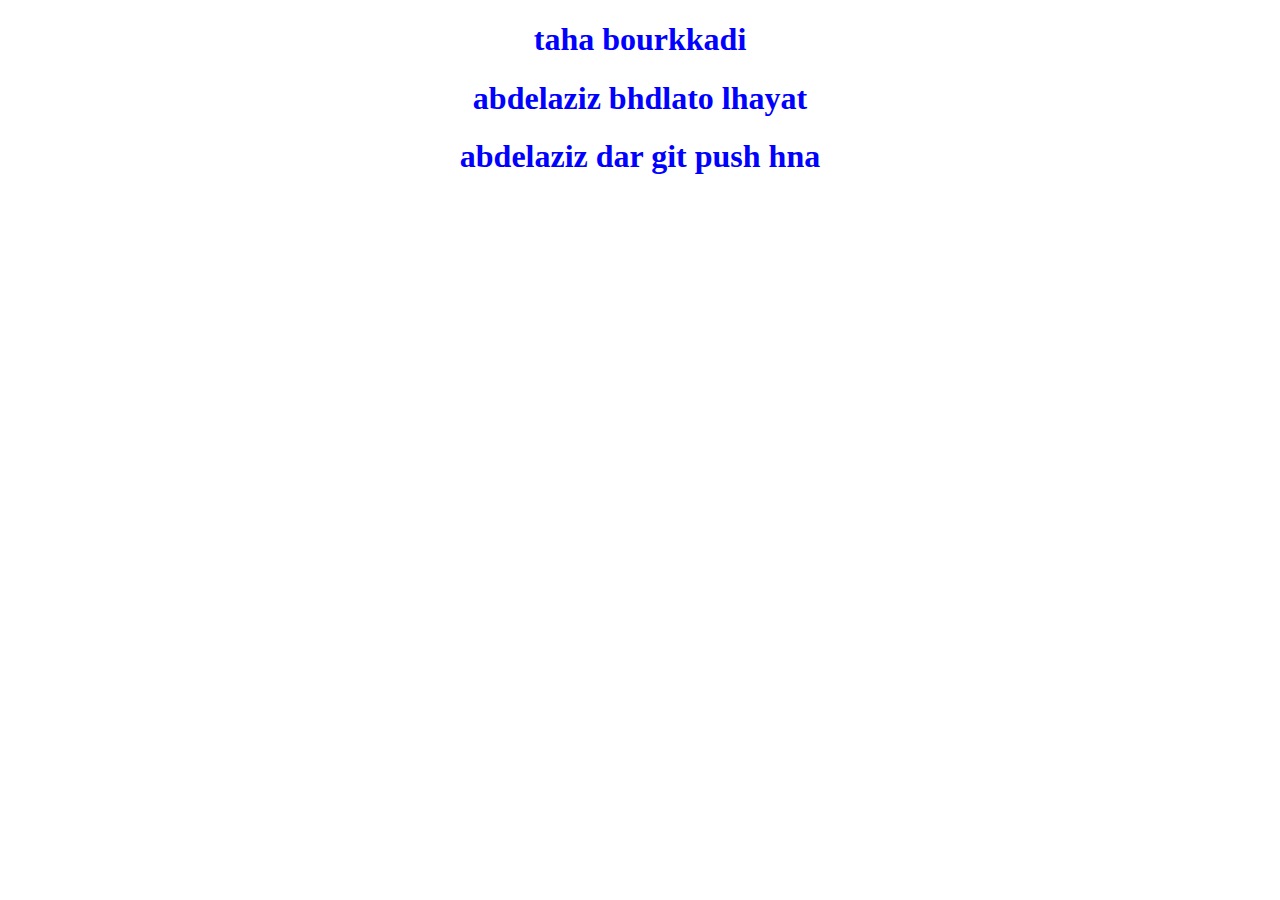
<file: index.html>
<!DOCTYPE html>
<html lang="en">
<head>
    <meta charset="UTF-8">
    <meta name="viewport" content="width=device-width, initial-scale=1.0">
    <link rel="stylesheet" href="./index.css">
    <title>Document</title>
</head>
<body>
    <h1>taha bourkkadi</h1>
    <h1>abdelaziz bhdlato lhayat</h1>
    <h1>abdelaziz dar git push hna</h1>
</body>
</html>
</file>
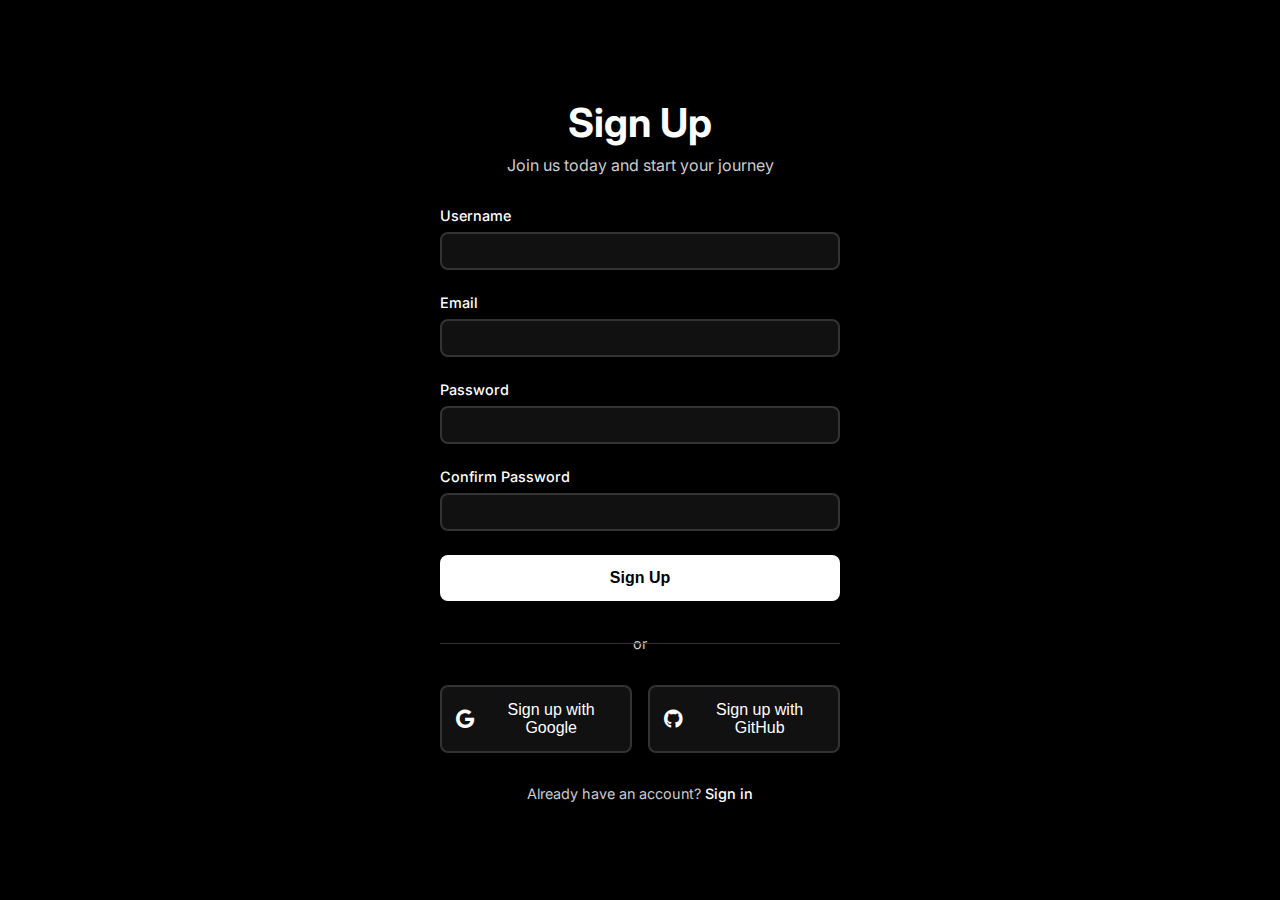
<file: signup/index.html>
<!DOCTYPE html>
<html lang="en">
<head>
    <meta charset="UTF-8">
    <meta name="viewport" content="width=device-width, initial-scale=1.0">
    <title>Sign Up</title>
    <link rel="stylesheet" href="../assets/css/signup.css">
    <link href="https://cdnjs.cloudflare.com/ajax/libs/font-awesome/6.0.0/css/all.min.css" rel="stylesheet">
    <link href="https://fonts.googleapis.com/css2?family=Inter:wght@300;400;500;600;700&display=swap" rel="stylesheet">
</head>
<body>
    <div class="signup-container">
        <!-- Left Side - Sign Up Form -->
        <div class="signup-form-section">
            <div class="form-container">
                <div class="form-header">
                    <h1>Sign Up</h1>
                    <p>Join us today and start your journey</p>
                </div>
                
                <form class="signup-form">
                    <div class="form-group">
                        <label for="username">Username</label>
                        <input type="text" id="username" name="username" required>
                    </div>
                    
                    <div class="form-group">
                        <label for="email">Email</label>
                        <input type="email" id="email" name="email" required>
                    </div>
                    
                    <div class="form-group">
                        <label for="password">Password</label>
                        <input type="password" id="password" name="password" required>
                    </div>
                    
                    <div class="form-group">
                        <label for="confirm-password">Confirm Password</label>
                        <input type="password" id="confirm-password" name="confirm-password" required>
                    </div>
                    
                    <button type="submit" class="signup-btn">Sign Up</button>
                </form>
                
                <div class="divider">
                    <span>or</span>
                </div>
                
                <div class="social-login">
                    <button class="social-btn google-btn">
                        <i class="fab fa-google"></i>
                        Sign up with Google
                    </button>
                    <button class="social-btn github-btn">
                        <i class="fab fa-github"></i>
                        Sign up with GitHub
                    </button>
                </div>
                
                <div class="login-link">
                    <p>Already have an account? <a href="../login/logging.html">Sign in</a></p>
                </div>
            </div>
        </div>
    </div>
</body>
</html>
</file>
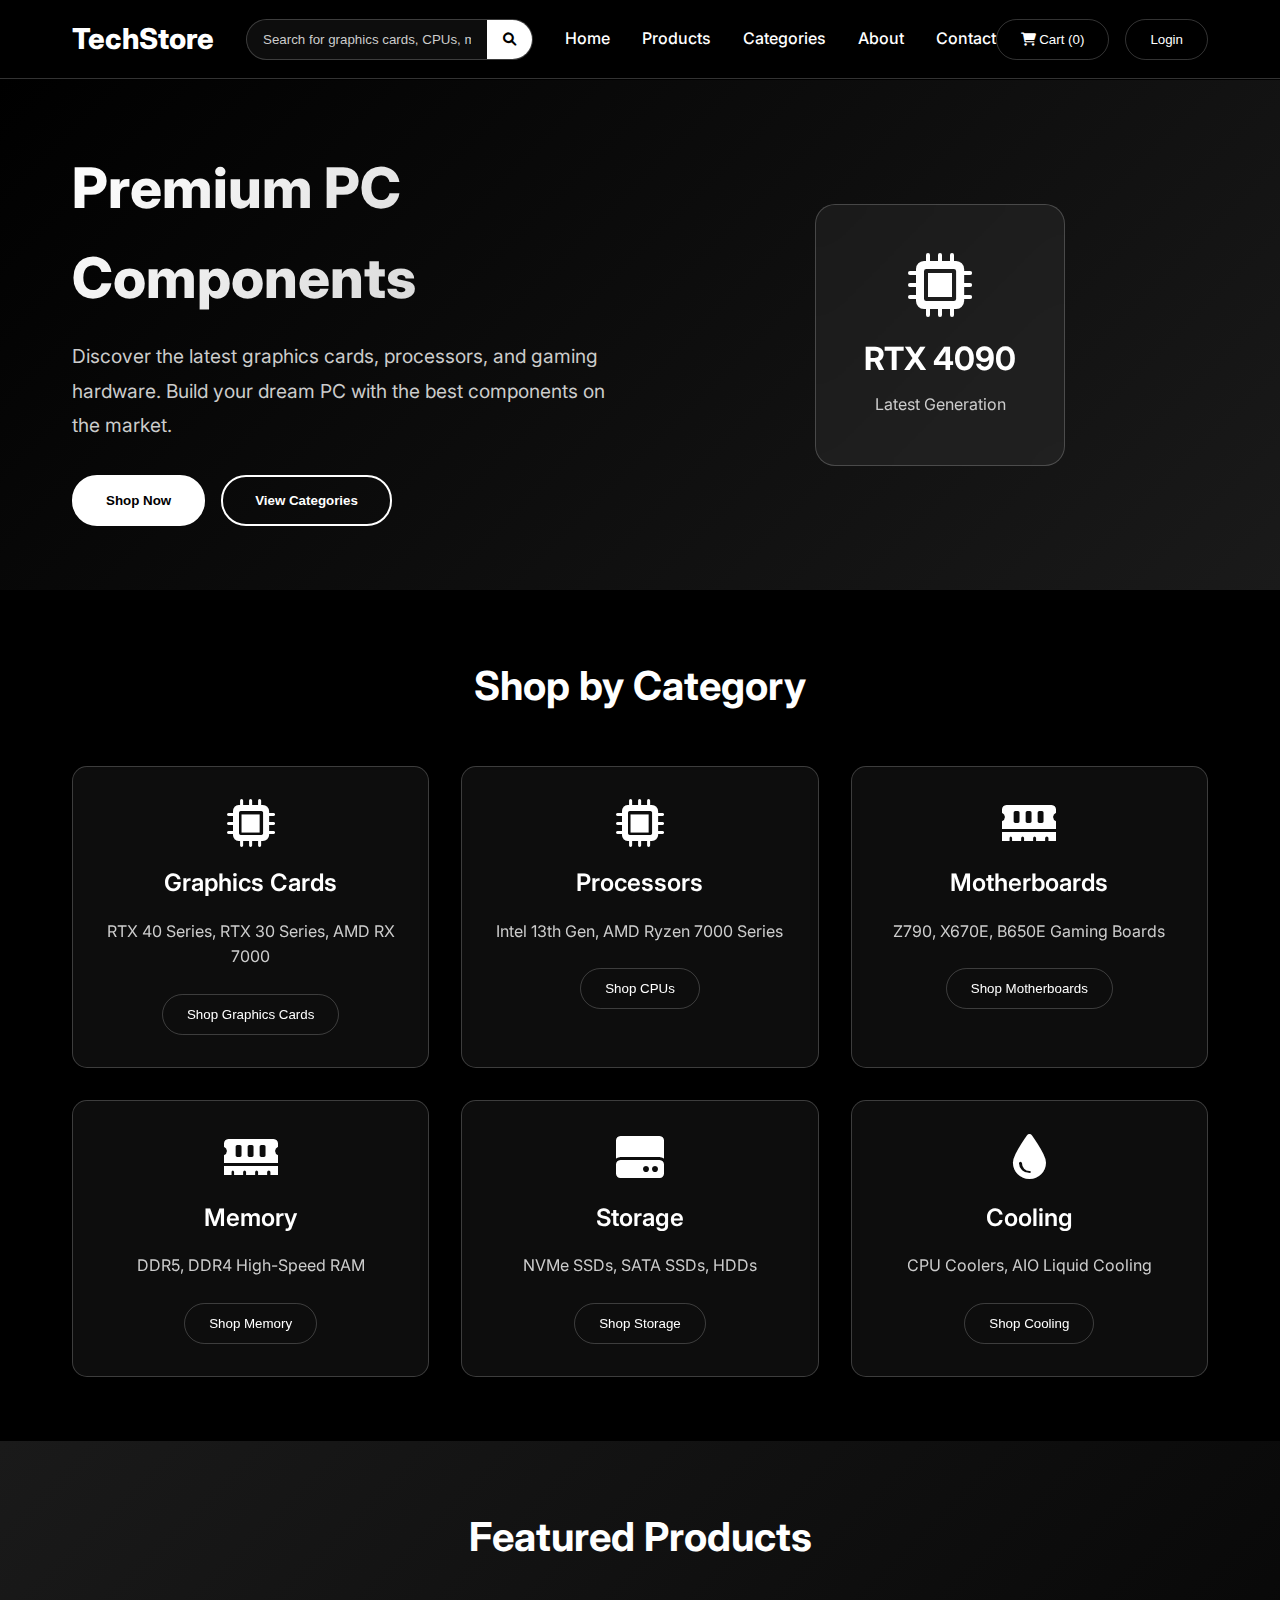
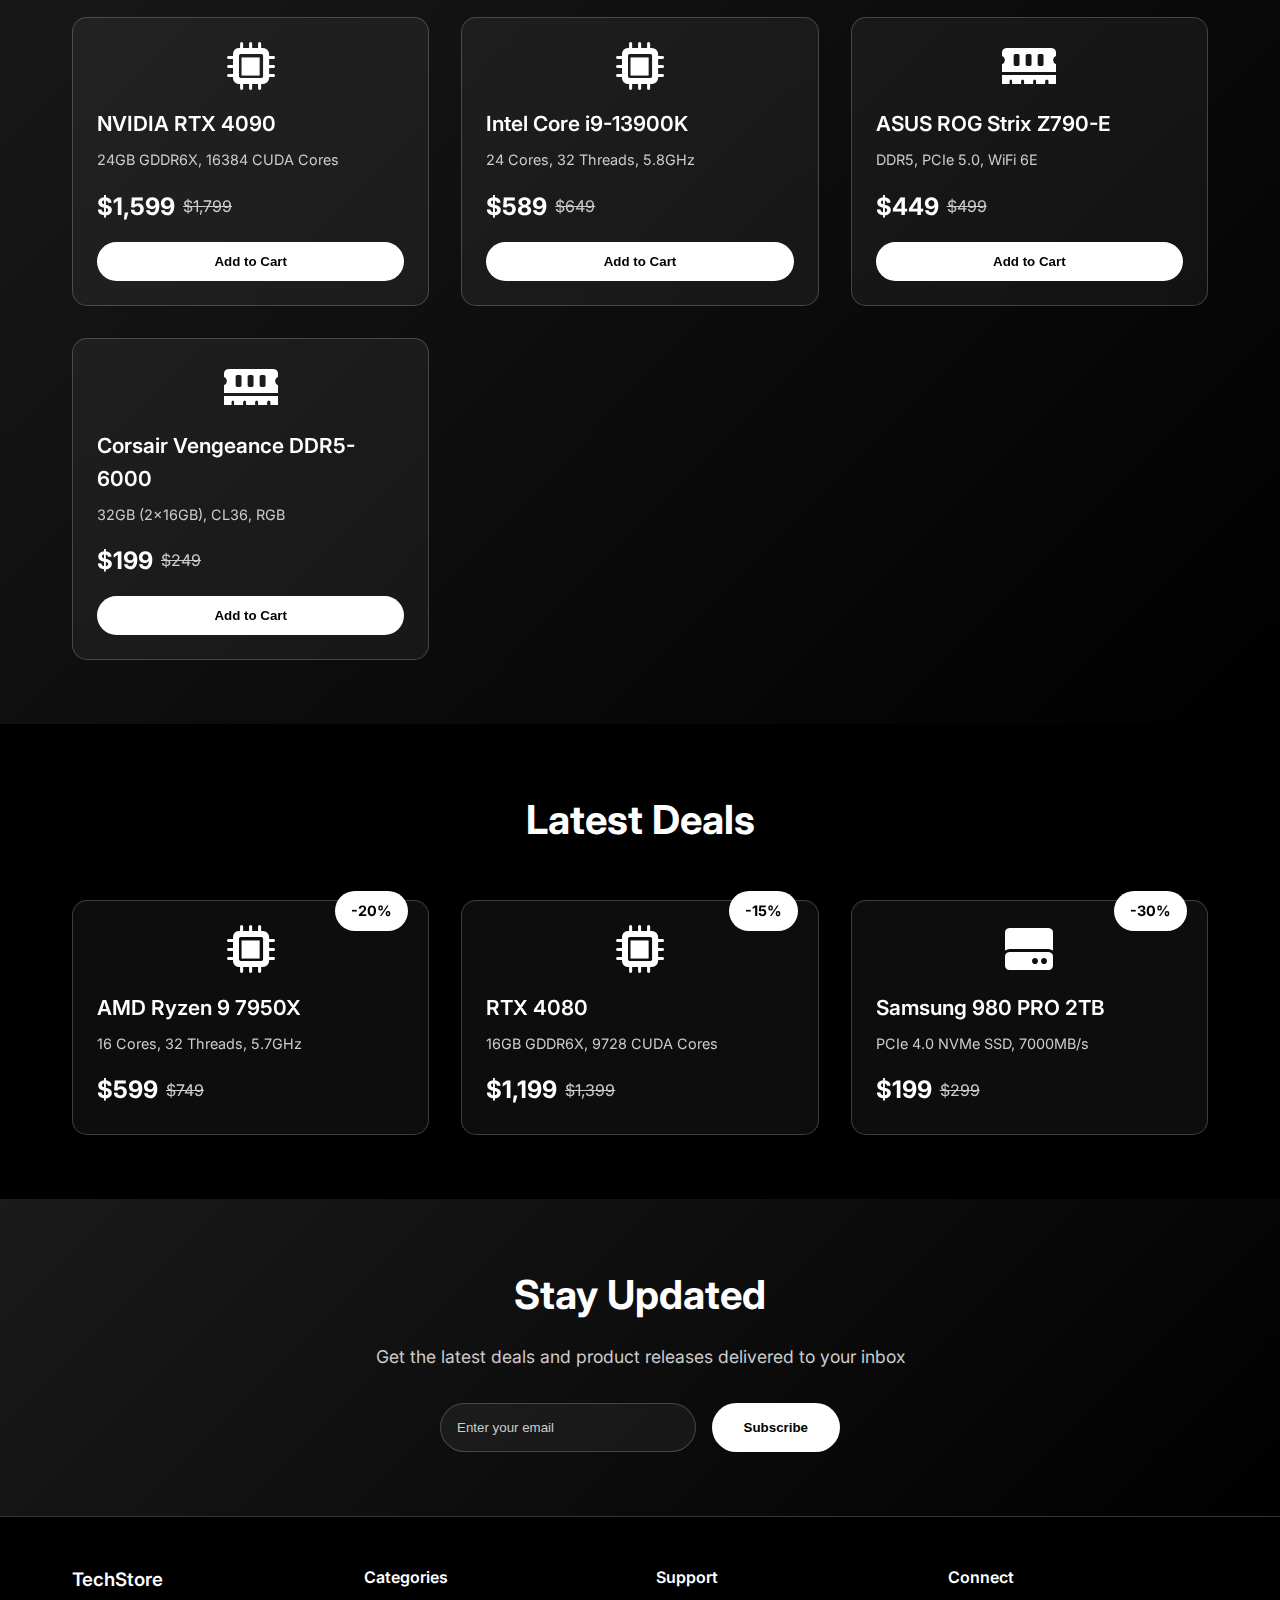
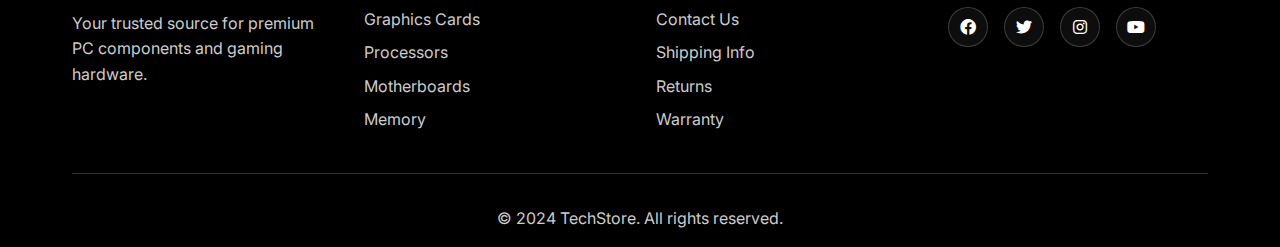
<file: home.html>
<!DOCTYPE html>
<html lang="en">
<head>
    <meta charset="UTF-8">
    <meta name="viewport" content="width=device-width, initial-scale=1.0">
    <title>TechStore - Premium PC Components</title>
    <link rel="stylesheet" href="assets/css/home.css">
    <link href="https://cdnjs.cloudflare.com/ajax/libs/font-awesome/6.0.0/css/all.min.css" rel="stylesheet">
    <link href="https://fonts.googleapis.com/css2?family=Inter:wght@300;400;500;600;700;800&display=swap" rel="stylesheet">
</head>
<body>
    <!-- Navigation -->
    <nav class="navbar">
        <div class="nav-container">
            <div class="nav-logo">
                <h2>TechStore</h2>
            </div>
            
            <div class="nav-search">
                <div class="search-box">
                    <input type="text" placeholder="Search for graphics cards, CPUs, motherboards...">
                    <button class="search-btn"><i class="fas fa-search"></i></button>
                </div>
            </div>
            
            <div class="nav-menu">
                <ul class="nav-links">
                    <li><a href="#home">Home</a></li>
                    <li><a href="#products">Products</a></li>
                    <li><a href="#categories">Categories</a></li>
                    <li><a href="#about">About</a></li>
                    <li><a href="#contact">Contact</a></li>
                </ul>
            </div>
            
            <div class="nav-actions">
                <button class="cart-btn"><i class="fas fa-shopping-cart"></i> Cart (0)</button>
                <button class="login-btn">Login</button>
            </div>
        </div>
    </nav>

    <!-- Hero Section -->
    <section class="hero">
        <div class="hero-content">
            <div class="hero-text">
                <h1>Premium PC Components</h1>
                <p>Discover the latest graphics cards, processors, and gaming hardware. Build your dream PC with the best components on the market.</p>
                <div class="hero-buttons">
                    <button class="btn-primary">Shop Now</button>
                    <button class="btn-secondary">View Categories</button>
                </div>
            </div>
            <div class="hero-image">
                <div class="featured-product">
                    <i class="fas fa-microchip"></i>
                    <h3>RTX 4090</h3>
                    <p>Latest Generation</p>
                </div>
            </div>
        </div>
    </section>

    <!-- Categories Section -->
    <section class="categories">
        <div class="container">
            <h2>Shop by Category</h2>
            <div class="category-grid">
                <div class="category-card">
                    <div class="category-icon">
                        <i class="fas fa-microchip"></i>
                    </div>
                    <h3>Graphics Cards</h3>
                    <p>RTX 40 Series, RTX 30 Series, AMD RX 7000</p>
                    <button class="category-btn">Shop Graphics Cards</button>
                </div>
                
                <div class="category-card">
                    <div class="category-icon">
                        <i class="fas fa-microchip"></i>
                    </div>
                    <h3>Processors</h3>
                    <p>Intel 13th Gen, AMD Ryzen 7000 Series</p>
                    <button class="category-btn">Shop CPUs</button>
                </div>
                
                <div class="category-card">
                    <div class="category-icon">
                        <i class="fas fa-memory"></i>
                    </div>
                    <h3>Motherboards</h3>
                    <p>Z790, X670E, B650E Gaming Boards</p>
                    <button class="category-btn">Shop Motherboards</button>
                </div>
                
                <div class="category-card">
                    <div class="category-icon">
                        <i class="fas fa-memory"></i>
                    </div>
                    <h3>Memory</h3>
                    <p>DDR5, DDR4 High-Speed RAM</p>
                    <button class="category-btn">Shop Memory</button>
                </div>
                
                <div class="category-card">
                    <div class="category-icon">
                        <i class="fas fa-hdd"></i>
                    </div>
                    <h3>Storage</h3>
                    <p>NVMe SSDs, SATA SSDs, HDDs</p>
                    <button class="category-btn">Shop Storage</button>
                </div>
                
                <div class="category-card">
                    <div class="category-icon">
                        <i class="fas fa-tint"></i>
                    </div>
                    <h3>Cooling</h3>
                    <p>CPU Coolers, AIO Liquid Cooling</p>
                    <button class="category-btn">Shop Cooling</button>
                </div>
            </div>
        </div>
    </section>

    <!-- Featured Products -->
    <section class="featured-products">
        <div class="container">
            <h2>Featured Products</h2>
            <div class="products-grid">
                <div class="product-card">
                    <div class="product-image">
                        <i class="fas fa-microchip"></i>
                    </div>
                    <div class="product-info">
                        <h3>NVIDIA RTX 4090</h3>
                        <p class="product-desc">24GB GDDR6X, 16384 CUDA Cores</p>
                        <div class="product-price">
                            <span class="price">$1,599</span>
                            <span class="old-price">$1,799</span>
                        </div>
                        <button class="add-to-cart">Add to Cart</button>
                    </div>
                </div>
                
                <div class="product-card">
                    <div class="product-image">
                        <i class="fas fa-microchip"></i>
                    </div>
                    <div class="product-info">
                        <h3>Intel Core i9-13900K</h3>
                        <p class="product-desc">24 Cores, 32 Threads, 5.8GHz</p>
                        <div class="product-price">
                            <span class="price">$589</span>
                            <span class="old-price">$649</span>
                        </div>
                        <button class="add-to-cart">Add to Cart</button>
                    </div>
                </div>
                
                <div class="product-card">
                    <div class="product-image">
                        <i class="fas fa-memory"></i>
                    </div>
                    <div class="product-info">
                        <h3>ASUS ROG Strix Z790-E</h3>
                        <p class="product-desc">DDR5, PCIe 5.0, WiFi 6E</p>
                        <div class="product-price">
                            <span class="price">$449</span>
                            <span class="old-price">$499</span>
                        </div>
                        <button class="add-to-cart">Add to Cart</button>
                    </div>
                </div>
                
                <div class="product-card">
                    <div class="product-image">
                        <i class="fas fa-memory"></i>
                    </div>
                    <div class="product-info">
                        <h3>Corsair Vengeance DDR5-6000</h3>
                        <p class="product-desc">32GB (2x16GB), CL36, RGB</p>
                        <div class="product-price">
                            <span class="price">$199</span>
                            <span class="old-price">$249</span>
                        </div>
                        <button class="add-to-cart">Add to Cart</button>
                    </div>
                </div>
            </div>
        </div>
    </section>

    <!-- Latest Deals -->
    <section class="deals">
        <div class="container">
            <h2>Latest Deals</h2>
            <div class="deals-grid">
                <div class="deal-card">
                    <div class="deal-badge">-20%</div>
                    <div class="deal-image">
                        <i class="fas fa-microchip"></i>
                    </div>
                    <div class="deal-info">
                        <h3>AMD Ryzen 9 7950X</h3>
                        <p>16 Cores, 32 Threads, 5.7GHz</p>
                        <div class="deal-price">
                            <span class="price">$599</span>
                            <span class="old-price">$749</span>
                        </div>
                    </div>
                </div>
                
                <div class="deal-card">
                    <div class="deal-badge">-15%</div>
                    <div class="deal-image">
                        <i class="fas fa-microchip"></i>
                    </div>
                    <div class="deal-info">
                        <h3>RTX 4080</h3>
                        <p>16GB GDDR6X, 9728 CUDA Cores</p>
                        <div class="deal-price">
                            <span class="price">$1,199</span>
                            <span class="old-price">$1,399</span>
                        </div>
                    </div>
                </div>
                
                <div class="deal-card">
                    <div class="deal-badge">-30%</div>
                    <div class="deal-image">
                        <i class="fas fa-hdd"></i>
                    </div>
                    <div class="deal-info">
                        <h3>Samsung 980 PRO 2TB</h3>
                        <p>PCIe 4.0 NVMe SSD, 7000MB/s</p>
                        <div class="deal-price">
                            <span class="price">$199</span>
                            <span class="old-price">$299</span>
                        </div>
                    </div>
                </div>
            </div>
        </div>
    </section>

    <!-- Newsletter -->
    <section class="newsletter">
        <div class="container">
            <div class="newsletter-content">
                <h2>Stay Updated</h2>
                <p>Get the latest deals and product releases delivered to your inbox</p>
                <div class="newsletter-form">
                    <input type="email" placeholder="Enter your email">
                    <button class="subscribe-btn">Subscribe</button>
                </div>
            </div>
        </div>
    </section>

    <!-- Footer -->
    <footer class="footer">
        <div class="container">
            <div class="footer-content">
                <div class="footer-section">
                    <h3>TechStore</h3>
                    <p>Your trusted source for premium PC components and gaming hardware.</p>
                </div>
                
                <div class="footer-section">
                    <h4>Categories</h4>
                    <ul>
                        <li><a href="#">Graphics Cards</a></li>
                        <li><a href="#">Processors</a></li>
                        <li><a href="#">Motherboards</a></li>
                        <li><a href="#">Memory</a></li>
                    </ul>
                </div>
                
                <div class="footer-section">
                    <h4>Support</h4>
                    <ul>
                        <li><a href="#">Contact Us</a></li>
                        <li><a href="#">Shipping Info</a></li>
                        <li><a href="#">Returns</a></li>
                        <li><a href="#">Warranty</a></li>
                    </ul>
                </div>
                
                <div class="footer-section">
                    <h4>Connect</h4>
                    <div class="social-links">
                        <a href="#"><i class="fab fa-facebook"></i></a>
                        <a href="#"><i class="fab fa-twitter"></i></a>
                        <a href="#"><i class="fab fa-instagram"></i></a>
                        <a href="#"><i class="fab fa-youtube"></i></a>
                    </div>
                </div>
            </div>
            
            <div class="footer-bottom">
                <p>&copy; 2024 TechStore. All rights reserved.</p>
            </div>
        </div>
    </footer>
</body>
</html>
</file>
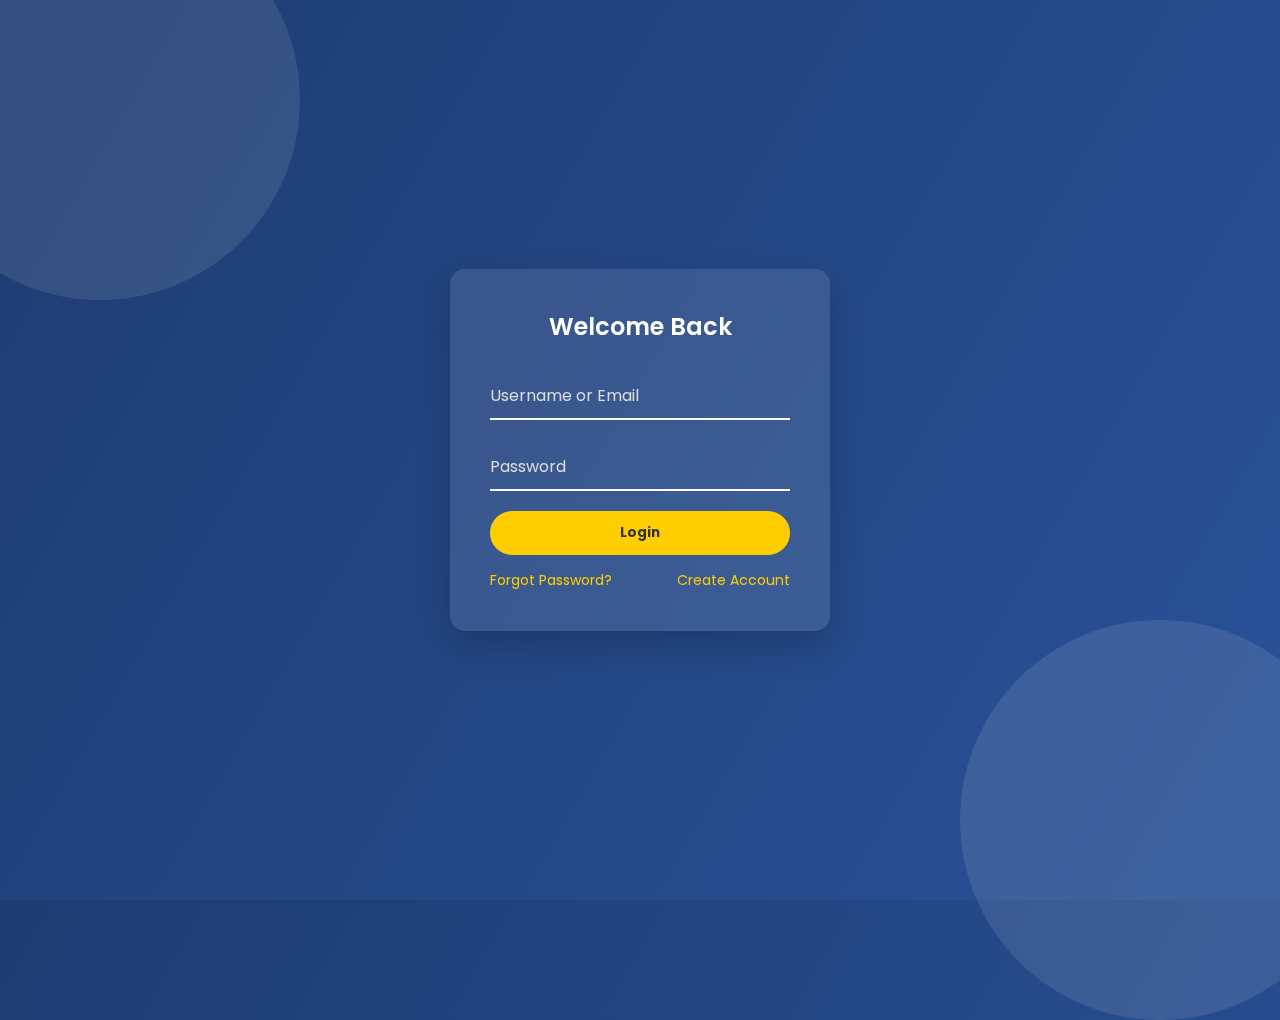
<file: loging.html>
<!DOCTYPE html>
<html lang="en">
<head>
    <meta charset="UTF-8">
    <meta name="viewport" content="width=device-width, initial-scale=1.0">
    <title>Pro Login Page</title>
    <link rel="stylesheet" href="./loging.css">
    <link rel="preconnect" href="https://fonts.googleapis.com">
    <link href="https://fonts.googleapis.com/css2?family=Poppins:wght@300;400;600&display=swap" rel="stylesheet">
</head>
<body>

    <div class="background"></div>

    <div class="login-box">
        <h2>Welcome Back</h2>
        <form>
            <div class="input-box">
                <input type="text" required>
                <label>Username or Email</label>
            </div>
            <div class="input-box">
                <input type="password" required>
                <label>Password</label>
            </div>
            <button type="submit" class="btn">Login</button>

            <div class="links">
                <a href="#">Forgot Password?</a>
                <a href="#">Create Account</a>
            </div>
        </form>
    </div>

</body>
</html>
</file>
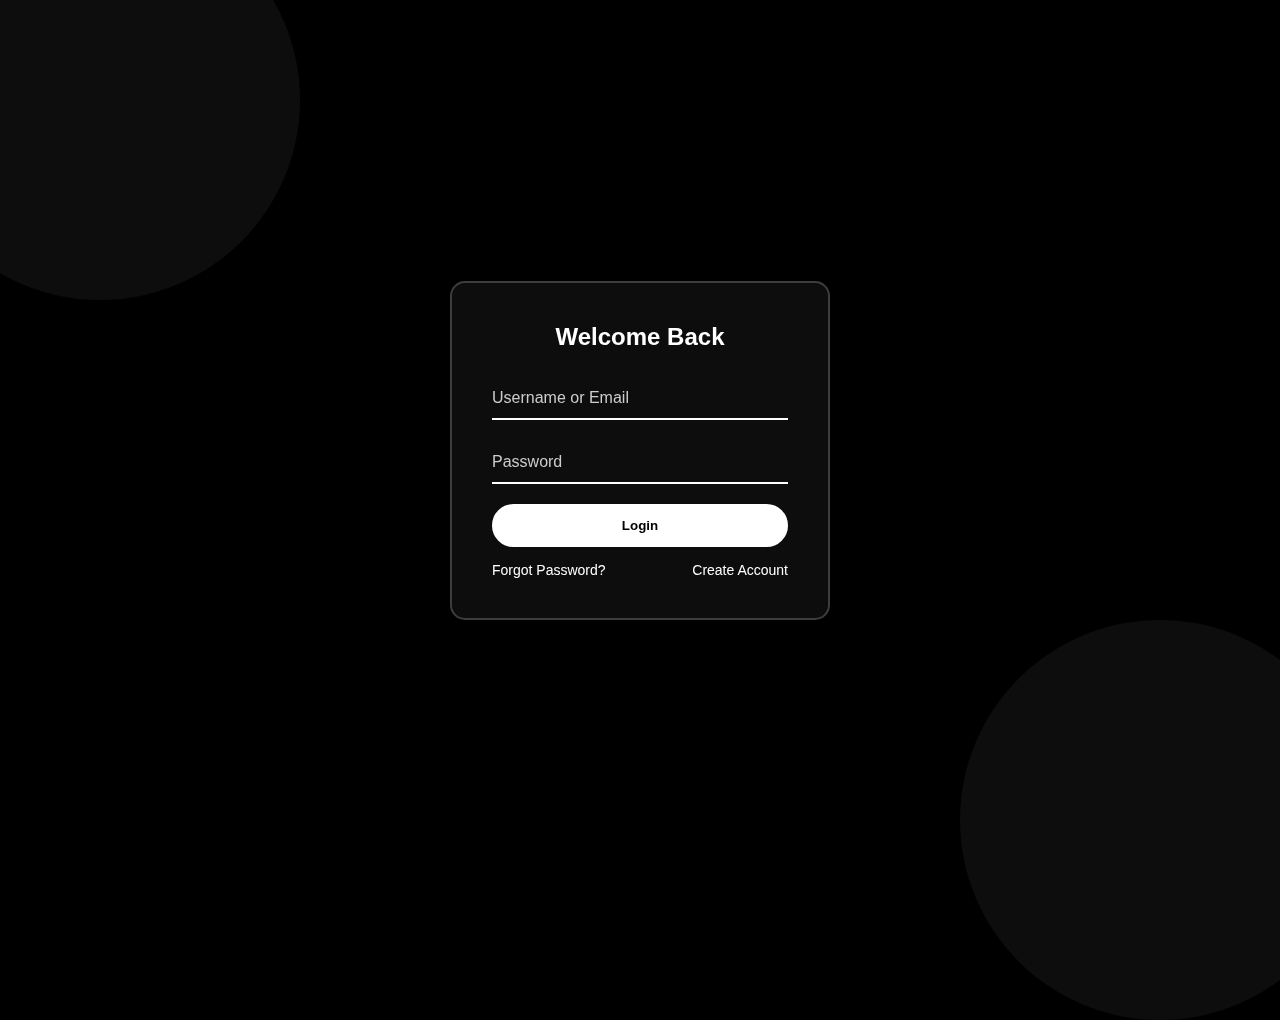
<file: login/logging.html>
<!DOCTYPE html>
<html lang="en">
<head>
    <meta charset="UTF-8">
    <meta name="viewport" content="width=device-width, initial-scale=1.0">
    <title>Pro Login Page</title>
    <link rel="stylesheet" href="../assets/css/loging.css">
    <link rel="preconnect" href="https://fonts.googpis.com">
    <link href="https://fonts.googleapis.com/css2?family=Poppins:wght@300;400;600&display=swap" rel="stylesheet">
</head>
<body>

    <div class="background"></div>

    <div class="login-box">
        <h2>Welcome Back</h2>
        <form>
            <div class="input-box">
                <input type="text" required>
                <label>Username or Email</label>
            </div>
            <div class="input-box">
                <input type="password" required>
                <label>Password</label>
            </div>
            <button type="submit" class="btn">Login</button>

            <div class="links">
                <a href="#">Forgot Password?</a>
                <a href="../signup/index.html">Create Account</a>
            </div>
        </form>
    </div>

</body>
</html>
</file>
<file: index.css>
h1 {
    color: blue;
    text-align: center;
}
</file>
<file: assets/css/signup.css>
/* CSS Custom Properties for Black & White Theme */
:root {
    --primary-black: #000000;
    --primary-white: #ffffff;
    --accent-gray: #333333;
    --text-muted: #cccccc;
    --border-light: rgba(255, 255, 255, 0.2);
    --shadow-white: rgba(255, 255, 255, 0.2);
    --shadow-black: rgba(0, 0, 0, 0.5);
}

* {
    margin: 0;
    padding: 0;
    box-sizing: border-box;
}

body {
    font-family: 'Inter', sans-serif;
    background-color: #000000;
    color: #ffffff;
    min-height: 100vh;
}

/* Sign Up Container */
.signup-container {
    display: flex;
    min-height: 100vh;
}

/* Left Side - Form Section */
.signup-form-section {
    flex: 1;
    display: flex;
    align-items: center;
    justify-content: center;
    background-color: #000000;
    padding: 2rem;
}

.form-container {
    width: 100%;
    max-width: 400px;
}

.form-header {
    text-align: center;
    margin-bottom: 2rem;
}

.form-header h1 {
    color: #ffffff;
    font-size: 2.5rem;
    font-weight: 700;
    margin-bottom: 0.5rem;
}

.form-header p {
    color: #cccccc;
    font-size: 1rem;
    font-weight: 400;
}

/* Form Styles */
.signup-form {
    margin-bottom: 2rem;
}

.form-group {
    margin-bottom: 1.5rem;
}

.form-group label {
    display: block;
    color: #ffffff;
    font-weight: 500;
    margin-bottom: 0.5rem;
    font-size: 0.9rem;
}

.form-group input {
    width: 100%;
    padding: 0.5rem 0.5rem;
    border: 2px solid #333333;
    border-radius: 8px;
    background-color: #111111;
    color: #ffffff;
    font-size: 1rem;
    transition: border-color 0.3s ease;
}

.form-group input:focus {
    outline: none;
    border-color: #ffffff;
}

.form-group input::placeholder {
    color: #666666;
}

/* Sign Up Button */
.signup-btn {
    width: 100%;
    padding: 0.875rem;
    background-color: #ffffff;
    color: #000000;
    border: none;
    border-radius: 8px;
    font-size: 1rem;
    font-weight: 600;
    cursor: pointer;
    transition: background-color 0.3s ease;
}

.signup-btn:hover {
    background-color: #e0e0e0;
}

/* Divider */
.divider {
    text-align: center;
    margin: 2rem 0;
    position: relative;
}

.divider::before {
    content: '';
    position: absolute;
    top: 50%;
    left: 0;
    right: 0;
    height: 1px;
    background-color: #333333;
}

.divider span {
    background-color: #000000;
    color: #cccccc;
    padding: 0 1rem;
    font-size: 0.9rem;
}

/* Social Login */
.social-login {
    display: flex;
    flex-direction: row;
    gap: 1rem;
    margin-bottom: 2rem;
}

.social-btn {
    display: flex;
    align-items: center;
    justify-content: center;
    gap: 0.75rem;
    padding: 0.875rem;
    border: 2px solid #333333;
    border-radius: 8px;
    background-color: #111111;
    color: #ffffff;
    font-size: 1rem;
    font-weight: 500;
    cursor: pointer;
    transition: all 0.3s ease;
}

.social-btn:hover {
    border-color: #ffffff;
    background-color: #1a1a1a;
}

.google-btn:hover {
    border-color: #4285f4;
    background-color: #1a1a1a;
}

.github-btn:hover {
    border-color: #ffffff;
    background-color: #1a1a1a;
}

.social-btn i {
    font-size: 1.2rem;
}

/* Login Link */
.login-link {
    text-align: center;
}

.login-link p {
    color: #cccccc;
    font-size: 0.9rem;
}

.login-link a {
    color: #ffffff;
    text-decoration: none;
    font-weight: 500;
}

.login-link a:hover {
    text-decoration: underline;
}

/* Right Side - Image Section */
.image-section {
    flex: 1;
    background: linear-gradient(135deg, #1a1a1a 0%, #000000 100%);
    display: flex;
    align-items: center;
    justify-content: center;
    padding: 2rem;
}

.image-container {
    text-align: center;
    max-width: 500px;
}

.image-placeholder {
    color: #ffffff;
}

.image-placeholder i {
    font-size: 4rem;
    margin-bottom: 2rem;
    color: #ffffff;
}

.image-placeholder h2 {
    font-size: 2.5rem;
    font-weight: 700;
    margin-bottom: 1rem;
    color: #ffffff;
}

.image-placeholder p {
    font-size: 1.2rem;
    color: #cccccc;
    line-height: 1.6;
}

/* Responsive Design */
@media (max-width: 768px) {
    .signup-container {
        flex-direction: column;
    }
    
    .signup-form-section {
        padding: 1.5rem;
    }
    
    .image-section {
        padding: 1.5rem;
        min-height: 300px;
    }
    
    .form-header h1 {
        font-size: 1rem;
    }
    
    .image-placeholder h2 {
        font-size: 2rem;
    }
    
    .image-placeholder i {
        font-size: 3rem;
    }
}

@media (max-width: 480px) {
    .signup-form-section {
        padding: 1rem;
    }
    
    .image-section {
        padding: 1rem;
    }
    
    .form-header h1 {
        font-size: 1.75rem;
    }
    
    .image-placeholder h2 {
        font-size: 1.75rem;
    }
}
</file>
<file: assets/css/home.css>
/* CSS Custom Properties for Black & White Theme */
:root {
    --primary-black: #000000;
    --primary-white: #ffffff;
    --accent-gray: #333333;
    --text-muted: #cccccc;
    --border-light: rgba(255, 255, 255, 0.2);
    --shadow-white: rgba(255, 255, 255, 0.2);
    --shadow-black: rgba(0, 0, 0, 0.5);
    --card-bg: rgba(255, 255, 255, 0.05);
    --hover-bg: rgba(255, 255, 255, 0.1);
}

/* Reset and Base Styles */
* {
    margin: 0;
    padding: 0;
    box-sizing: border-box;
}

body {
    font-family: 'Inter', sans-serif;
    background-color: var(--primary-black);
    color: var(--primary-white);
    line-height: 1.6;
}

.container {
    max-width: 1200px;
    margin: 0 auto;
    padding: 0 2rem;
}

/* Navigation */
.navbar {
    background-color: var(--primary-black);
    border-bottom: 1px solid var(--border-light);
    position: fixed;
    top: 0;
    width: 100%;
    z-index: 1000;
    backdrop-filter: blur(10px);
}

.nav-container {
    display: flex;
    align-items: center;
    justify-content: space-between;
    padding: 1rem 2rem;
    max-width: 1200px;
    margin: 0 auto;
}

.nav-logo h2 {
    color: var(--primary-white);
    font-size: 1.8rem;
    font-weight: 800;
}

.nav-search {
    flex: 1;
    max-width: 500px;
    margin: 0 2rem;
}

.search-box {
    display: flex;
    background-color: var(--card-bg);
    border: 1px solid var(--border-light);
    border-radius: 25px;
    overflow: hidden;
}

.search-box input {
    flex: 1;
    padding: 0.75rem 1rem;
    background: transparent;
    border: none;
    color: var(--primary-white);
    outline: none;
}

.search-box input::placeholder {
    color: var(--text-muted);
}

.search-btn {
    padding: 0.75rem 1rem;
    background-color: var(--primary-white);
    color: var(--primary-black);
    border: none;
    cursor: pointer;
    transition: all 0.3s ease;
}

.search-btn:hover {
    background-color: var(--text-muted);
}

.nav-links {
    display: flex;
    list-style: none;
    gap: 2rem;
}

.nav-links a {
    color: var(--primary-white);
    text-decoration: none;
    font-weight: 500;
    transition: color 0.3s ease;
}

.nav-links a:hover {
    color: var(--text-muted);
}

.nav-actions {
    display: flex;
    gap: 1rem;
    align-items: center;
}

.cart-btn, .login-btn {
    padding: 0.75rem 1.5rem;
    border: 1px solid var(--border-light);
    background-color: transparent;
    color: var(--primary-white);
    border-radius: 25px;
    cursor: pointer;
    transition: all 0.3s ease;
    font-weight: 500;
}

.cart-btn:hover, .login-btn:hover {
    background-color: var(--primary-white);
    color: var(--primary-black);
}

/* Hero Section */
.hero {
    margin-top: 80px;
    padding: 4rem 0;
    background: linear-gradient(135deg, var(--primary-black) 0%, #1a1a1a 100%);
}

.hero-content {
    display: flex;
    align-items: center;
    justify-content: space-between;
    max-width: 1200px;
    margin: 0 auto;
    padding: 0 2rem;
    gap: 4rem;
}

.hero-text {
    flex: 1;
}

.hero-text h1 {
    font-size: 3.5rem;
    font-weight: 800;
    margin-bottom: 1rem;
    background: linear-gradient(135deg, var(--primary-white) 0%, var(--text-muted) 100%);
    -webkit-background-clip: text;
    -webkit-text-fill-color: transparent;
    background-clip: text;
}

.hero-text p {
    font-size: 1.2rem;
    color: var(--text-muted);
    margin-bottom: 2rem;
    line-height: 1.8;
}

.hero-buttons {
    display: flex;
    gap: 1rem;
}

.btn-primary, .btn-secondary {
    padding: 1rem 2rem;
    border-radius: 25px;
    font-weight: 600;
    cursor: pointer;
    transition: all 0.3s ease;
    border: 2px solid var(--primary-white);
}

.btn-primary {
    background-color: var(--primary-white);
    color: var(--primary-black);
}

.btn-primary:hover {
    background-color: transparent;
    color: var(--primary-white);
}

.btn-secondary {
    background-color: transparent;
    color: var(--primary-white);
}

.btn-secondary:hover {
    background-color: var(--primary-white);
    color: var(--primary-black);
}

.hero-image {
    flex: 1;
    display: flex;
    justify-content: center;
}

.featured-product {
    background-color: var(--card-bg);
    border: 1px solid var(--border-light);
    border-radius: 20px;
    padding: 3rem;
    text-align: center;
    backdrop-filter: blur(10px);
}

.featured-product i {
    font-size: 4rem;
    color: var(--primary-white);
    margin-bottom: 1rem;
}

.featured-product h3 {
    font-size: 2rem;
    margin-bottom: 0.5rem;
}

.featured-product p {
    color: var(--text-muted);
}

/* Categories Section */
.categories {
    padding: 4rem 0;
    background-color: var(--primary-black);
}

.categories h2 {
    text-align: center;
    font-size: 2.5rem;
    margin-bottom: 3rem;
    font-weight: 700;
}

.category-grid {
    display: grid;
    grid-template-columns: repeat(auto-fit, minmax(300px, 1fr));
    gap: 2rem;
}

.category-card {
    background-color: var(--card-bg);
    border: 1px solid var(--border-light);
    border-radius: 15px;
    padding: 2rem;
    text-align: center;
    transition: all 0.3s ease;
    backdrop-filter: blur(10px);
}

.category-card:hover {
    background-color: var(--hover-bg);
    transform: translateY(-5px);
    box-shadow: 0 10px 30px var(--shadow-white);
}

.category-icon {
    margin-bottom: 1rem;
}

.category-icon i {
    font-size: 3rem;
    color: var(--primary-white);
}

.category-card h3 {
    font-size: 1.5rem;
    margin-bottom: 1rem;
    font-weight: 600;
}

.category-card p {
    color: var(--text-muted);
    margin-bottom: 1.5rem;
}

.category-btn {
    padding: 0.75rem 1.5rem;
    background-color: transparent;
    color: var(--primary-white);
    border: 1px solid var(--border-light);
    border-radius: 25px;
    cursor: pointer;
    transition: all 0.3s ease;
    font-weight: 500;
}

.category-btn:hover {
    background-color: var(--primary-white);
    color: var(--primary-black);
}

/* Featured Products */
.featured-products {
    padding: 4rem 0;
    background: linear-gradient(135deg, #1a1a1a 0%, var(--primary-black) 100%);
}

.featured-products h2 {
    text-align: center;
    font-size: 2.5rem;
    margin-bottom: 3rem;
    font-weight: 700;
}

.products-grid {
    display: grid;
    grid-template-columns: repeat(auto-fit, minmax(280px, 1fr));
    gap: 2rem;
}

.product-card {
    background-color: var(--card-bg);
    border: 1px solid var(--border-light);
    border-radius: 15px;
    padding: 1.5rem;
    transition: all 0.3s ease;
    backdrop-filter: blur(10px);
}

.product-card:hover {
    background-color: var(--hover-bg);
    transform: translateY(-5px);
    box-shadow: 0 10px 30px var(--shadow-white);
}

.product-image {
    text-align: center;
    margin-bottom: 1rem;
}

.product-image i {
    font-size: 3rem;
    color: var(--primary-white);
}

.product-info h3 {
    font-size: 1.3rem;
    margin-bottom: 0.5rem;
    font-weight: 600;
}

.product-desc {
    color: var(--text-muted);
    margin-bottom: 1rem;
    font-size: 0.9rem;
}

.product-price {
    display: flex;
    align-items: center;
    gap: 0.5rem;
    margin-bottom: 1rem;
}

.price {
    font-size: 1.5rem;
    font-weight: 700;
    color: var(--primary-white);
}

.old-price {
    font-size: 1rem;
    color: var(--text-muted);
    text-decoration: line-through;
}

.add-to-cart {
    width: 100%;
    padding: 0.75rem;
    background-color: var(--primary-white);
    color: var(--primary-black);
    border: none;
    border-radius: 25px;
    cursor: pointer;
    font-weight: 600;
    transition: all 0.3s ease;
}

.add-to-cart:hover {
    background-color: var(--text-muted);
}

/* Deals Section */
.deals {
    padding: 4rem 0;
    background-color: var(--primary-black);
}

.deals h2 {
    text-align: center;
    font-size: 2.5rem;
    margin-bottom: 3rem;
    font-weight: 700;
}

.deals-grid {
    display: grid;
    grid-template-columns: repeat(auto-fit, minmax(300px, 1fr));
    gap: 2rem;
}

.deal-card {
    background-color: var(--card-bg);
    border: 1px solid var(--border-light);
    border-radius: 15px;
    padding: 1.5rem;
    position: relative;
    transition: all 0.3s ease;
    backdrop-filter: blur(10px);
}

.deal-card:hover {
    background-color: var(--hover-bg);
    transform: translateY(-5px);
    box-shadow: 0 10px 30px var(--shadow-white);
}

.deal-badge {
    position: absolute;
    top: -10px;
    right: 20px;
    background-color: var(--primary-white);
    color: var(--primary-black);
    padding: 0.5rem 1rem;
    border-radius: 20px;
    font-weight: 700;
    font-size: 0.9rem;
}

.deal-image {
    text-align: center;
    margin-bottom: 1rem;
}

.deal-image i {
    font-size: 3rem;
    color: var(--primary-white);
}

.deal-info h3 {
    font-size: 1.3rem;
    margin-bottom: 0.5rem;
    font-weight: 600;
}

.deal-info p {
    color: var(--text-muted);
    margin-bottom: 1rem;
    font-size: 0.9rem;
}

.deal-price {
    display: flex;
    align-items: center;
    gap: 0.5rem;
}

/* Newsletter */
.newsletter {
    padding: 4rem 0;
    background: linear-gradient(135deg, #1a1a1a 0%, var(--primary-black) 100%);
}

.newsletter-content {
    text-align: center;
    max-width: 600px;
    margin: 0 auto;
}

.newsletter h2 {
    font-size: 2.5rem;
    margin-bottom: 1rem;
    font-weight: 700;
}

.newsletter p {
    color: var(--text-muted);
    margin-bottom: 2rem;
    font-size: 1.1rem;
}

.newsletter-form {
    display: flex;
    gap: 1rem;
    max-width: 400px;
    margin: 0 auto;
}

.newsletter-form input {
    flex: 1;
    padding: 1rem;
    background-color: var(--card-bg);
    border: 1px solid var(--border-light);
    border-radius: 25px;
    color: var(--primary-white);
    outline: none;
}

.newsletter-form input::placeholder {
    color: var(--text-muted);
}

.subscribe-btn {
    padding: 1rem 2rem;
    background-color: var(--primary-white);
    color: var(--primary-black);
    border: none;
    border-radius: 25px;
    cursor: pointer;
    font-weight: 600;
    transition: all 0.3s ease;
}

.subscribe-btn:hover {
    background-color: var(--text-muted);
}

/* Footer */
.footer {
    background-color: var(--primary-black);
    border-top: 1px solid var(--border-light);
    padding: 3rem 0 1rem;
}

.footer-content {
    display: grid;
    grid-template-columns: repeat(auto-fit, minmax(250px, 1fr));
    gap: 2rem;
    margin-bottom: 2rem;
}

.footer-section h3, .footer-section h4 {
    margin-bottom: 1rem;
    font-weight: 600;
}

.footer-section p {
    color: var(--text-muted);
    line-height: 1.6;
}

.footer-section ul {
    list-style: none;
}

.footer-section ul li {
    margin-bottom: 0.5rem;
}

.footer-section ul li a {
    color: var(--text-muted);
    text-decoration: none;
    transition: color 0.3s ease;
}

.footer-section ul li a:hover {
    color: var(--primary-white);
}

.social-links {
    display: flex;
    gap: 1rem;
}

.social-links a {
    display: inline-block;
    width: 40px;
    height: 40px;
    background-color: var(--card-bg);
    border: 1px solid var(--border-light);
    border-radius: 50%;
    display: flex;
    align-items: center;
    justify-content: center;
    color: var(--primary-white);
    text-decoration: none;
    transition: all 0.3s ease;
}

.social-links a:hover {
    background-color: var(--primary-white);
    color: var(--primary-black);
}

.footer-bottom {
    text-align: center;
    padding-top: 2rem;
    border-top: 1px solid var(--border-light);
    color: var(--text-muted);
}

/* Responsive Design */
@media (max-width: 768px) {
    .nav-container {
        flex-direction: column;
        gap: 1rem;
    }
    
    .nav-search {
        order: 3;
        width: 100%;
        max-width: none;
        margin: 0;
    }
    
    .nav-links {
        gap: 1rem;
    }
    
    .hero-content {
        flex-direction: column;
        text-align: center;
    }
    
    .hero-text h1 {
        font-size: 2.5rem;
    }
    
    .hero-buttons {
        justify-content: center;
    }
    
    .category-grid {
        grid-template-columns: 1fr;
    }
    
    .products-grid {
        grid-template-columns: repeat(auto-fit, minmax(250px, 1fr));
    }
    
    .newsletter-form {
        flex-direction: column;
    }
}

@media (max-width: 480px) {
    .container {
        padding: 0 1rem;
    }
    
    .nav-container {
        padding: 1rem;
    }
    
    .hero-text h1 {
        font-size: 2rem;
    }
    
    .hero-buttons {
        flex-direction: column;
        align-items: center;
    }
    
    .btn-primary, .btn-secondary {
        width: 100%;
        max-width: 200px;
    }
}
</file>
<file: loging.css>
* {
    margin: 0;
    padding: 0;
    box-sizing: border-box;
    font-family: 'Poppins', sans-serif;
}

body {
    display: flex;
    justify-content: center;
    align-items: center;
    height: 100vh;
    background: linear-gradient(120deg, #1e3c72, #2a5298);
    overflow: hidden;
}

/* Background circles animation */
.background::before,
.background::after {
    content: '';
    position: absolute;
    width: 400px;
    height: 400px;
    background: rgba(255, 255, 255, 0.1);
    border-radius: 50%;
    animation: float 6s infinite ease-in-out;
}
.background::before {
    top: -100px;
    left: -100px;
}
.background::after {
    bottom: -120px;
    right: -80px;
    animation-delay: 3s;
}
@keyframes float {
    0%, 100% { transform: translateY(0); }
    50% { transform: translateY(20px); }
}

/* Login Box */
.login-box {
    position: relative;
    width: 380px;
    padding: 40px;
    background: rgba(255, 255, 255, 0.1);
    border-radius: 15px;
    backdrop-filter: blur(15px);
    box-shadow: 0 15px 35px rgba(0, 0, 0, 0.2);
    color: #fff;
    text-align: center;
}

.login-box h2 {
    margin-bottom: 25px;
    font-weight: 600;
}

/* Inputs */
.input-box {
    position: relative;
    margin: 20px 0;
}

.input-box input {
    width: 100%;
    padding: 12px;
    background: transparent;
    border: none;
    border-bottom: 2px solid #fff;
    color: #fff;
    font-size: 16px;
    outline: none;
}

.input-box label {
    position: absolute;
    left: 0;
    top: 50%;
    transform: translateY(-50%);
    font-size: 16px;
    color: #ddd;
    pointer-events: none;
    transition: 0.3s;
}

.input-box input:focus ~ label,
.input-box input:valid ~ label {
    top: -10px;
    font-size: 13px;
    color: #ffce00;
}

/* Button */
.btn {
    width: 100%;
    padding: 12px;
    background: #ffce00;
    border: none;
    border-radius: 25px;
    color: #333;
    font-weight: bold;
    cursor: pointer;
    transition: 0.4s;
}

.btn:hover {
    background: #ffd633;
    transform: translateY(-2px);
}

/* Links */
.links {
    display: flex;
    justify-content: space-between;
    margin-top: 15px;
}

.links a {
    color: #ffce00;
    font-size: 14px;
    text-decoration: none;
}

.links a:hover {
    text-decoration: underline;
}
</file>
<file: assets/css/loging.css>
/* CSS Custom Properties for Black & White Theme */
:root {
    --primary-black: #000000;
    --primary-white: #ffffff;
    --accent-gray: #333333;
    --text-muted: #cccccc;
    --border-light: rgba(255, 255, 255, 0.2);
    --shadow-white: rgba(255, 255, 255, 0.2);
    --shadow-black: rgba(0, 0, 0, 0.5);
}

* {
    margin: 0;
    padding: 0;
    box-sizing: border-box;
    font-family: 'Inter', sans-serif;
}

body {
    display: flex;
    justify-content: center;
    align-items: center;
    height: 100vh;
    background-color: #000000;
    color: #ffffff;
    overflow: hidden;
    font-family: 'Inter', sans-serif;
}

/* Background circles animation */
.background::before,
.background::after {
    content: '';
    position: absolute;
    width: 400px;
    height: 400px;
    background: rgba(255, 255, 255, 0.05);
    border-radius: 50%;
    animation: float 6s infinite ease-in-out;
}
.background::before {
    top: -100px;
    left: -100px;
}
.background::after {
    bottom: -120px;
    right: -80px;
    animation-delay: 3s;
}
@keyframes float {
    0%, 100% { transform: translateY(0); }
    50% { transform: translateY(20px); }
}

/* Login Box */
.login-box {
    position: relative;
    width: 380px;
    padding: 40px;
    background: rgba(255, 255, 255, 0.05);
    border: 2px solid rgba(255, 255, 255, 0.2);
    border-radius: 15px;
    backdrop-filter: blur(15px);
    box-shadow: 0 15px 35px rgba(0, 0, 0, 0.5);
    color: #ffffff;
    text-align: center;
}

.login-box h2 {
    margin-bottom: 25px;
    font-weight: 600;
}

/* Inputs */
.input-box {
    position: relative;
    margin: 20px 0;
}

.input-box input {
    width: 100%;
    padding: 12px;
    background: transparent;
    border: none;
    border-bottom: 2px solid #ffffff;
    color: #ffffff;
    font-size: 16px;
    outline: none;
}

.input-box label {
    position: absolute;
    left: 0;
    top: 50%;
    transform: translateY(-50%);
    font-size: 16px;
    color: #cccccc;
    pointer-events: none;
    transition: 0.3s;
}

.input-box input:focus ~ label,
.input-box input:valid ~ label {
    top: -10px;
    font-size: 13px;
    color: #ffffff;
}

/* Button */
.btn {
    width: 100%;
    padding: 12px;
    background-color: #ffffff;
    border: 2px solid #ffffff;
    border-radius: 25px;
    color: #000000;
    font-weight: bold;
    cursor: pointer;
    transition: 0.4s;
}

.btn:hover {
    background-color: #000000;
    color: #ffffff;
    transform: translateY(-2px);
}

/* Links */
.links {
    display: flex;
    justify-content: space-between;
    margin-top: 15px;
}

.links a {
    color: #ffffff;
    font-size: 14px;
    text-decoration: none;
}

.links a:hover {
    color: #cccccc;
    text-decoration: underline;
}
</file>
